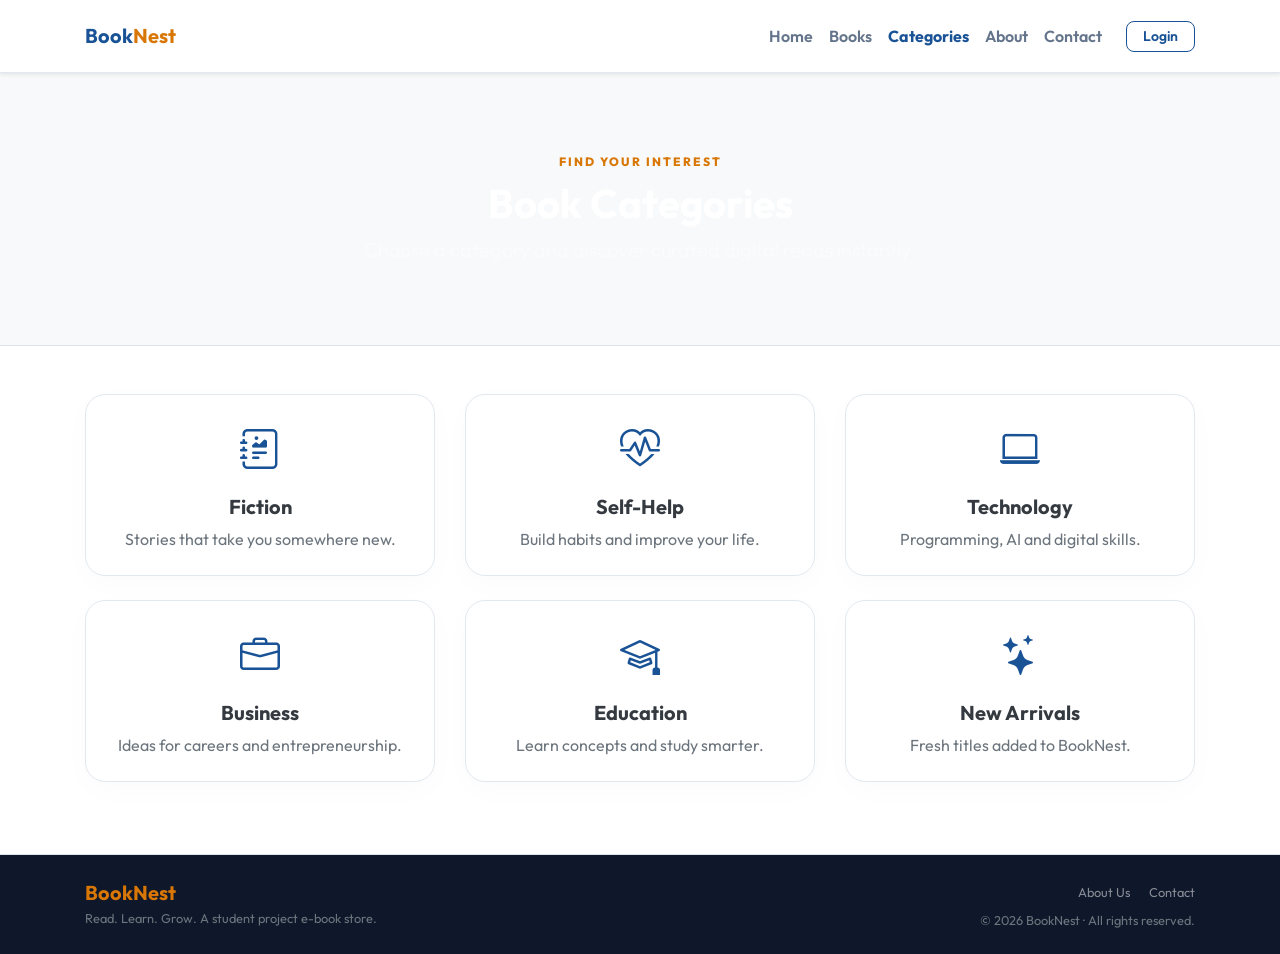
<file: categories.html>
<!doctype html>
<!-- BookNest - Browse Categories Page (categories.html) - Structured with Bootstrap 4.2.1 -->
<html lang="en">

<head>
    <meta charset="utf-8">
    <meta name="viewport" content="width=device-width, initial-scale=1">
    <title>Categories | BookNest</title>
    <link href="bootstrap4.2.1/css/bootstrap.min.css" rel="stylesheet">
    <link href="css/style.css" rel="stylesheet">
    <link rel="stylesheet" href="https://cdn.jsdelivr.net/npm/bootstrap-icons@1.11.3/font/bootstrap-icons.min.css">
</head>

<body class="bg-light">
    <!-- Navbar -->
    <nav class="navbar navbar-expand-lg bg-white sticky-top shadow-sm py-3">
        <div class="container">
            <a class="navbar-brand text-primary font-weight-bold" href="index.html">Book<span
                    class="text-warning">Nest</span></a>
            <button class="navbar-toggler navbar-light" type="button" data-toggle="collapse" data-target="#nav">
                <span class="navbar-toggler-icon"></span>
            </button>
            <div class="collapse navbar-collapse" id="nav">
                <ul class="navbar-nav ml-auto align-items-center">
                    <li class="nav-item"><a class="nav-link" href="index.html">Home</a></li>
                    <li class="nav-item"><a class="nav-link" href="books.html">Books</a></li>
                    <li class="nav-item"><a class="nav-link active font-weight-bold text-primary"
                            href="categories.html">Categories</a></li>
                    <li class="nav-item"><a class="nav-link" href="about.html">About</a></li>
                    <li class="nav-item"><a class="nav-link" href="contact.html">Contact</a></li>
                    <li class="nav-item"><a class="btn btn-outline-primary btn-sm px-3 ml-lg-3"
                            href="login.html">Login</a></li>
                </ul>
            </div>
        </div>
    </nav>

    <!-- Page Banner -->
    <section class="page-banner"
        style="background-image: url('https://images.unsplash.com/photo-1507842217343-583bb7270b66?q=80&w=1200&auto=format&fit=crop');">
        <div class="container text-center text-white">
            <div class="eyebrow text-warning mb-2">FIND YOUR INTEREST</div>
            <h1 class="font-weight-bold mb-2 text-white">Book Categories</h1>
            <p class="lead text-white-50 mb-0">Choose a category and discover curated digital reads instantly.</p>
        </div>
    </section>

    <!-- Categories Grid -->
    <section class="py-5 bg-white border-top">
        <div class="container">
            <div class="row">
                <div class="col-md-4 mb-4">
                    <a class="category-card d-block text-center p-4 border rounded" href="books.html?category=Fiction">
                        <i class="bi bi-journal-richtext text-primary mb-3"
                            style="font-size: 2.5rem; display: block;"></i>
                        <h5 class="font-weight-bold text-dark">Fiction</h5>
                        <p class="text-muted mb-0">Stories that take you somewhere new.</p>
                    </a>
                </div>
                <div class="col-md-4 mb-4">
                    <a class="category-card d-block text-center p-4 border rounded"
                        href="books.html?category=Self-Help">
                        <i class="bi bi-heart-pulse text-primary mb-3" style="font-size: 2.5rem; display: block;"></i>
                        <h5 class="font-weight-bold text-dark">Self-Help</h5>
                        <p class="text-muted mb-0">Build habits and improve your life.</p>
                    </a>
                </div>
                <div class="col-md-4 mb-4">
                    <a class="category-card d-block text-center p-4 border rounded"
                        href="books.html?category=Technology">
                        <i class="bi bi-laptop text-primary mb-3" style="font-size: 2.5rem; display: block;"></i>
                        <h5 class="font-weight-bold text-dark">Technology</h5>
                        <p class="text-muted mb-0">Programming, AI and digital skills.</p>
                    </a>
                </div>
                <div class="col-md-4 mb-4">
                    <a class="category-card d-block text-center p-4 border rounded" href="books.html?category=Business">
                        <i class="bi bi-briefcase text-primary mb-3" style="font-size: 2.5rem; display: block;"></i>
                        <h5 class="font-weight-bold text-dark">Business</h5>
                        <p class="text-muted mb-0">Ideas for careers and entrepreneurship.</p>
                    </a>
                </div>
                <div class="col-md-4 mb-4">
                    <a class="category-card d-block text-center p-4 border rounded"
                        href="books.html?category=Education">
                        <i class="bi bi-mortarboard text-primary mb-3" style="font-size: 2.5rem; display: block;"></i>
                        <h5 class="font-weight-bold text-dark">Education</h5>
                        <p class="text-muted mb-0">Learn concepts and study smarter.</p>
                    </a>
                </div>
                <div class="col-md-4 mb-4">
                    <a class="category-card d-block text-center p-4 border rounded" href="books.html">
                        <i class="bi bi-stars text-primary mb-3" style="font-size: 2.5rem; display: block;"></i>
                        <h5 class="font-weight-bold text-dark">New Arrivals</h5>
                        <p class="text-muted mb-0">Fresh titles added to BookNest.</p>
                    </a>
                </div>
            </div>
        </div>
    </section>

    <!-- Footer -->
    <footer class="py-4 border-top">
        <div class="container">
            <div class="row align-items-center">
                <div class="col-md-6 text-center text-md-left mb-3 mb-md-0">
                    <h5 class="font-weight-bold text-warning mb-1">BookNest</h5>
                    <p class="small text-muted mb-0">Read. Learn. Grow. A student project e-book store.</p>
                </div>
                <div class="col-md-6 text-center text-md-right">
                    <a href="about.html" class="text-white-50 mr-3 small">About Us</a>
                    <a href="contact.html" class="text-white-50 small">Contact</a>
                    <p class="small text-muted mt-2 mb-0">© 2026 BookNest · All rights reserved.</p>
                </div>
            </div>
        </div>
    </footer>

    <script src="jquery-3.7.1.min.js"></script>
    <script src="bootstrap4.2.1/js/bootstrap.bundle.min.js"></script>
    <script src="js/script.js"></script>
</body>

</html>
</file>
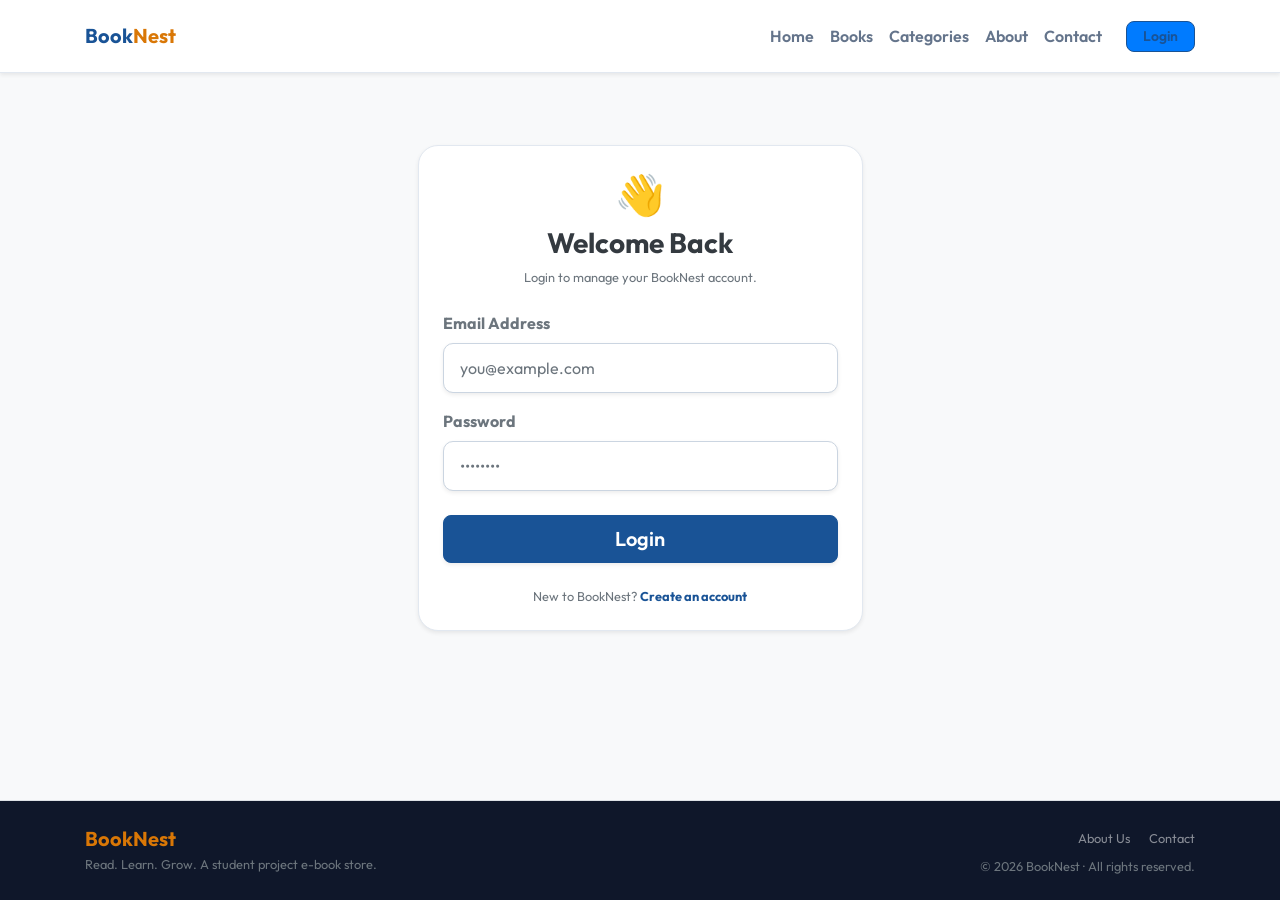
<file: login.html>
<!doctype html>
<!-- BookNest - Account Login Page (login.html) - Structured with Bootstrap 4.2.1 -->
<html lang="en">
<head>
    <meta charset="utf-8">
    <meta name="viewport" content="width=device-width, initial-scale=1">
    <title>Login | BookNest</title>
    <link href="bootstrap4.2.1/css/bootstrap.min.css" rel="stylesheet">
    <link href="css/style.css" rel="stylesheet">
    <link rel="stylesheet" href="https://cdn.jsdelivr.net/npm/bootstrap-icons@1.11.3/font/bootstrap-icons.min.css">
</head>
<body class="bg-light">
    <!-- Navbar -->
    <nav class="navbar navbar-expand-lg bg-white sticky-top shadow-sm py-3">
        <div class="container">
            <a class="navbar-brand text-primary font-weight-bold" href="index.html">Book<span class="text-warning">Nest</span></a>
            <button class="navbar-toggler navbar-light" type="button" data-toggle="collapse" data-target="#nav">
                <span class="navbar-toggler-icon"></span>
            </button>
            <div class="collapse navbar-collapse" id="nav">
                <ul class="navbar-nav ml-auto align-items-center">
                    <li class="nav-item"><a class="nav-link" href="index.html">Home</a></li>
                    <li class="nav-item"><a class="nav-link" href="books.html">Books</a></li>
                    <li class="nav-item"><a class="nav-link" href="categories.html">Categories</a></li>
                    <li class="nav-item"><a class="nav-link" href="about.html">About</a></li>
                    <li class="nav-item"><a class="nav-link" href="contact.html">Contact</a></li>
                    <li class="nav-item"><a class="btn btn-outline-primary btn-sm px-3 active ml-lg-3" href="login.html">Login</a></li>
                </ul>
            </div>
        </div>
    </nav>

    <!-- Login Card -->
    <section class="py-5 my-md-4">
        <div class="container">
            <div class="row justify-content-center">
                <div class="col-md-6 col-lg-5">
                    <form class="form-card p-4 border rounded shadow-sm bg-white" onsubmit="loginDemo(event)" novalidate>
                        <div class="text-center mb-4">
                            <div class="h1 mb-2">👋</div>
                            <h3 class="font-weight-bold text-dark">Welcome Back</h3>
                            <p class="text-muted small">Login to manage your BookNest account.</p>
                        </div>
                        <div class="form-group">
                            <label class="font-weight-bold text-secondary">Email Address</label>
                            <input id="loginEmail" class="form-control shadow-sm" type="email" placeholder="you@example.com">
                        </div>
                        <div class="form-group mb-4">
                            <label class="font-weight-bold text-secondary">Password</label>
                            <input id="loginPassword" class="form-control shadow-sm" type="password" placeholder="••••••••">
                        </div>
                        <button type="submit" class="btn btn-primary btn-block btn-lg shadow-sm">Login</button>
                        <p class="text-center small text-muted mt-4 mb-0">New to BookNest? <a href="registration.html" class="font-weight-bold text-primary">Create an account</a></p>
                    </form>
                </div>
            </div>
        </div>
    </section>

    <!-- Footer -->
    <footer class="py-4 border-top">
        <div class="container">
            <div class="row align-items-center">
                <div class="col-md-6 text-center text-md-left mb-3 mb-md-0">
                    <h5 class="font-weight-bold text-warning mb-1">BookNest</h5>
                    <p class="small text-muted mb-0">Read. Learn. Grow. A student project e-book store.</p>
                </div>
                <div class="col-md-6 text-center text-md-right">
                    <a href="about.html" class="text-white-50 mr-3 small">About Us</a>
                    <a href="contact.html" class="text-white-50 small">Contact</a>
                    <p class="small text-muted mt-2 mb-0">© 2026 BookNest · All rights reserved.</p>
                </div>
            </div>
        </div>
    </footer>

    <script src="jquery-3.7.1.min.js"></script>
    <script src="bootstrap4.2.1/js/bootstrap.bundle.min.js"></script>
    <script src="js/script.js"></script>
</body>
</html>
</file>
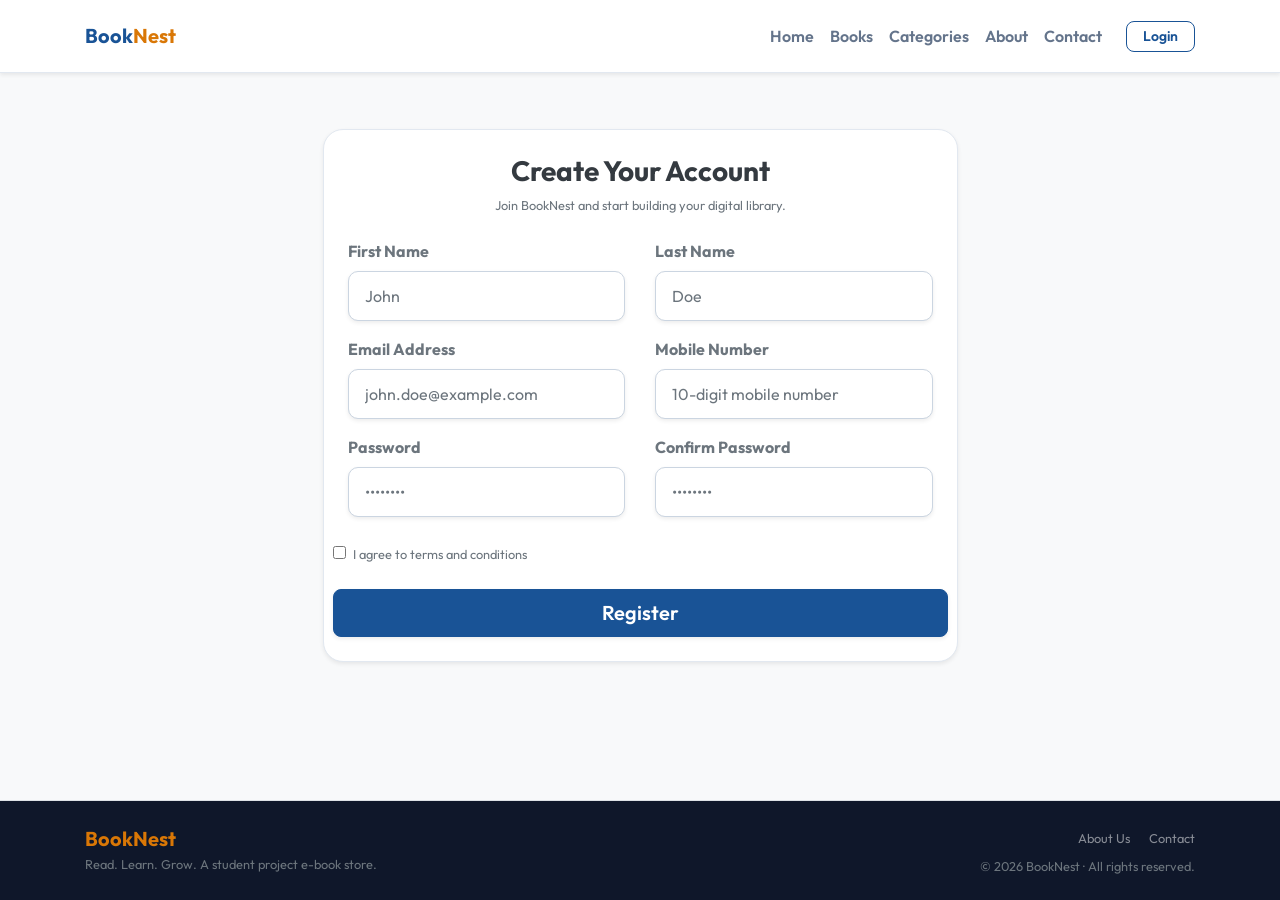
<file: registration.html>
<!doctype html>
<!-- BookNest - Account Registration Page (registration.html) - Structured with Bootstrap 4.2.1 -->
<html lang="en">
<head>
    <meta charset="utf-8">
    <meta name="viewport" content="width=device-width, initial-scale=1">
    <title>Registration | BookNest</title>
    <link href="bootstrap4.2.1/css/bootstrap.min.css" rel="stylesheet">
    <link href="css/style.css" rel="stylesheet">
    <link rel="stylesheet" href="https://cdn.jsdelivr.net/npm/bootstrap-icons@1.11.3/font/bootstrap-icons.min.css">
</head>
<body class="bg-light">
    <!-- Navbar -->
    <nav class="navbar navbar-expand-lg bg-white sticky-top shadow-sm py-3">
        <div class="container">
            <a class="navbar-brand text-primary font-weight-bold" href="index.html">Book<span class="text-warning">Nest</span></a>
            <button class="navbar-toggler navbar-light" type="button" data-toggle="collapse" data-target="#nav">
                <span class="navbar-toggler-icon"></span>
            </button>
            <div class="collapse navbar-collapse" id="nav">
                <ul class="navbar-nav ml-auto align-items-center">
                    <li class="nav-item"><a class="nav-link" href="index.html">Home</a></li>
                    <li class="nav-item"><a class="nav-link" href="books.html">Books</a></li>
                    <li class="nav-item"><a class="nav-link" href="categories.html">Categories</a></li>
                    <li class="nav-item"><a class="nav-link" href="about.html">About</a></li>
                    <li class="nav-item"><a class="nav-link" href="contact.html">Contact</a></li>
                    <li class="nav-item"><a class="btn btn-outline-primary btn-sm px-3 ml-lg-3" href="login.html">Login</a></li>
                </ul>
            </div>
        </div>
    </nav>

    <!-- Registration Card -->
    <section class="py-5 my-md-2">
        <div class="container">
            <div class="row justify-content-center">
                <div class="col-md-8 col-lg-7">
                    <form class="form-card p-4 border rounded shadow-sm bg-white" onsubmit="registerDemo(event)" novalidate>
                        <div class="text-center mb-4">
                            <h3 class="font-weight-bold text-dark">Create Your Account</h3>
                            <p class="text-muted small">Join BookNest and start building your digital library.</p>
                        </div>
                        <div class="row">
                            <div class="col-md-6 form-group">
                                <label class="font-weight-bold text-secondary">First Name</label>
                                <input id="regFirstName" class="form-control shadow-sm" required placeholder="John">
                            </div>
                            <div class="col-md-6 form-group">
                                <label class="font-weight-bold text-secondary">Last Name</label>
                                <input id="regLastName" class="form-control shadow-sm" required placeholder="Doe">
                            </div>
                        </div>
                        <div class="row">
                            <div class="col-md-6 form-group">
                                <label class="font-weight-bold text-secondary">Email Address</label>
                                <input id="regEmail" class="form-control shadow-sm" required type="email" placeholder="john.doe@example.com">
                            </div>
                            <div class="col-md-6 form-group">
                                <label class="font-weight-bold text-secondary">Mobile Number</label>
                                <input id="regMobile" class="form-control shadow-sm" required placeholder="10-digit mobile number">
                            </div>
                        </div>
                        <div class="row">
                            <div class="col-md-6 form-group">
                                <label class="font-weight-bold text-secondary">Password</label>
                                <input id="regPassword" class="form-control shadow-sm" required type="password" placeholder="••••••••">
                            </div>
                            <div class="col-md-6 form-group">
                                <label class="font-weight-bold text-secondary">Confirm Password</label>
                                <input id="regConfirmPassword" class="form-control shadow-sm" required type="password" placeholder="••••••••">
                            </div>
                        <div class="form-group form-check mb-4 mt-2">
                            <input id="termsCheck" type="checkbox" class="form-check-input" required>
                            <label class="form-check-label text-muted small" for="termsCheck">I agree to terms and conditions</label>
                        </div>
                        <button type="submit" class="btn btn-primary btn-block btn-lg shadow-sm">Register</button>
                    </form>
                </div>
            </div>
        </div>
    </section>

    <!-- Footer -->
    <footer class="py-4 border-top">
        <div class="container">
            <div class="row align-items-center">
                <div class="col-md-6 text-center text-md-left mb-3 mb-md-0">
                    <h5 class="font-weight-bold text-warning mb-1">BookNest</h5>
                    <p class="small text-muted mb-0">Read. Learn. Grow. A student project e-book store.</p>
                </div>
                <div class="col-md-6 text-center text-md-right">
                    <a href="about.html" class="text-white-50 mr-3 small">About Us</a>
                    <a href="contact.html" class="text-white-50 small">Contact</a>
                    <p class="small text-muted mt-2 mb-0">© 2026 BookNest · All rights reserved.</p>
                </div>
            </div>
        </div>
    </footer>

    <script src="jquery-3.7.1.min.js"></script>
    <script src="bootstrap4.2.1/js/bootstrap.bundle.min.js"></script>
    <script src="js/script.js"></script>
</body>
</html>
</file>
<file: css/style.css>
@import url('https://fonts.googleapis.com/css2?family=Outfit:wght@300;400;600;700;800&display=swap');

/* Color variables mapping the Teal and Amber brand colors */
:root {
  --primary: #195396;
  /* Navy Blue Primary */
  --accent: #d97706;
  /* Warm Gold Accent */
}

/* Document body styling with sticky footer support */
body {
  font-family: 'Outfit', sans-serif;
  background: #f8fafc;
  min-height: 100vh;
  display: flex;
  flex-direction: column;
}

/* Nav brand and items styles */
.navbar {
  border-bottom: 1px solid #e2e8f0;
}

.navbar-brand {
  font-weight: 800;
  color: var(--primary) !important;
}

.nav-link {
  font-weight: 600;
  color: #64748b !important;
}

.nav-link:hover,
.nav-link.active {
  color: var(--primary) !important;
}

/* Text Utility overrides */
.text-primary {
  color: var(--primary) !important;
}

.text-warning {
  color: var(--accent) !important;
}

/* Primary CTA Action Button overrides */
.btn-primary {
  background-color: var(--primary) !important;
  border-color: var(--primary) !important;
  font-weight: 600;
  border-radius: 8px;
}

.btn-primary:hover {
  background-color: #123e72 !important;
  border-color: #123e72 !important;
}

/* Outline CTA Button overrides */
.btn-outline-primary {
  color: var(--primary) !important;
  border-color: var(--primary) !important;
  font-weight: 600;
  border-radius: 8px;
}

.btn-outline-primary:hover {
  background-color: var(--primary) !important;
  color: #ffffff !important;
}

/* Warm Warning Action Button overrides */
.btn-warning {
  background-color: var(--accent) !important;
  border-color: var(--accent) !important;
  color: #ffffff !important;
  font-weight: 600;
  border-radius: 8px;
}

.btn-warning:hover {
  background-color: #b45309 !important;
  border-color: #b45309 !important;
}

/* Banner containers overlay text backgrounds */
.hero,
.page-banner {
  background-size: cover;
  background-position: center;
  position: relative;
  padding: 80px 0;
}

.hero::before,
.page-banner::before {
  content: "";
  position: absolute;
  top: 0;
  left: 0;
  right: 0;
  bottom: 0;
  background: transparent;
  z-index: 1;
}

.hero .container,
.page-banner .container {
  position: relative;
  z-index: 2;
}

/* Section titles and small eyebrow subheaders */
.eyebrow {
  font-size: 12px;
  font-weight: 800;
  color: var(--accent);
  letter-spacing: 2px;
  text-transform: uppercase;
  margin-bottom: 10px;
}

/* Custom styled grids and card borders */
.card,
.form-card,
.category-card {
  background: #ffffff;
  border-radius: 20px !important;
  border: 1px solid #e2e8f0 !important;
  box-shadow: 0 8px 30px rgba(15, 23, 42, 0.02);
  transition: all 0.25s ease;
}

.card:hover,
.category-card:hover {
  transform: translateY(-5px);
  box-shadow: 0 12px 30px rgba(25, 83, 150, 0.08);
  border-color: #cbd5e1 !important;
  text-decoration: none;
}

.card-img-top {
  border-radius: 12px;
}

/* Form inputs border adjustments */
.form-control,
.form-select {
  border-radius: 10px;
  border: 1px solid #cbd5e1;
  padding: 12px 16px;
  height: auto;
}

.form-control:focus,
.form-select:focus {
  border-color: var(--primary);
  box-shadow: 0 0 0 3px rgba(25, 83, 150, 0.15);
}

/* Statistics strip values highlights */
.stat-strip {
  background: var(--primary);
  color: #ffffff;
  padding: 60px 0;
}

.stat-number {
  font-size: 2.5rem;
  font-weight: 800;
  color: var(--accent);
}

/* Sticky bottom footer dark styling */
footer {
  background: #0f172a;
  color: #94a3b8;
  padding: 40px 0;
  margin-top: auto;
}

footer h5 {
  color: #ffffff;
  font-weight: 700;
}

footer a {
  transition: color 0.2s ease;
}

footer a:hover {
  color: var(--accent) !important;
  text-decoration: none;
}
</file>
